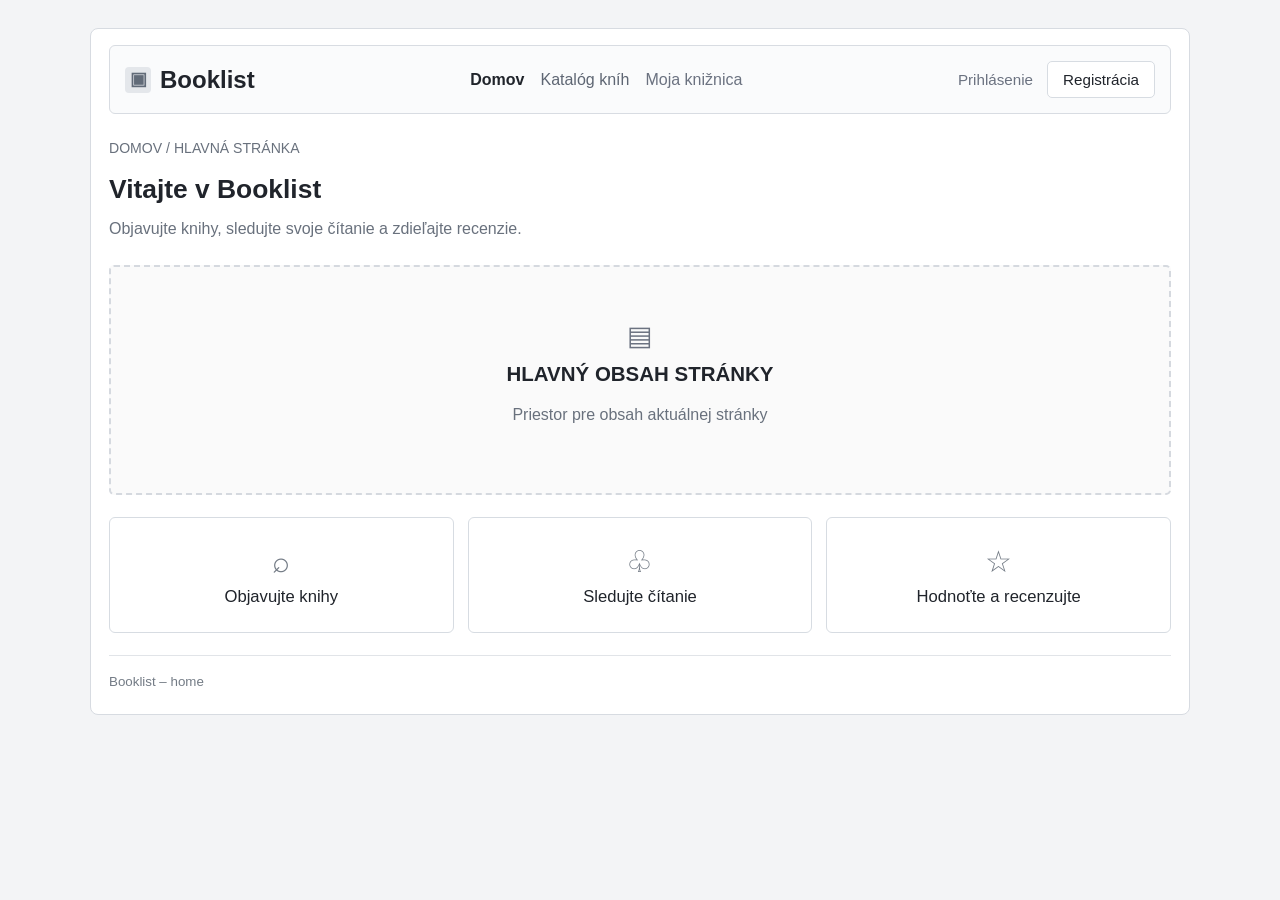
<file: html/index.html>
<!doctype html>
<html>
<head>
  <meta charset="utf-8">
  <meta name="viewport" content="width=device-width, initial-scale=1">
  <meta name="description" content="Booklist – objavujte knihy a zdieľajte čitateľské skúsenosti.">
  <title>Booklist – Domov</title>
  <link rel="stylesheet" href="style.css">
</head>
<body>
  <div class="page-shell">
    <header class="site-header">
      <a href="index.html" class="brand" aria-label="Booklist – domov"><span class="brand-icon" aria-hidden="true">▣</span> Booklist</a>
      <nav class="main-nav" aria-label="Hlavná navigácia">
        <a href="index.html" aria-current="page">Domov</a>
        <a href="katalog.html">Katalóg kníh</a>
        <span class="nav-placeholder">Moja knižnica</span>
      </nav>
      <div class="account-nav"><span>Prihlásenie</span><span class="register-placeholder">Registrácia</span></div>
    </header>

    <main>
      <p class="eyebrow">DOMOV / HLAVNÁ STRÁNKA</p>
      <h1>Vitajte v Booklist</h1>
      <p class="lead">Objavujte knihy, sledujte svoje čítanie a zdieľajte recenzie.</p>

      <section class="content-placeholder" aria-labelledby="main-content-title">
        <span class="placeholder-icon" aria-hidden="true">▤</span>
        <h2 id="main-content-title">HLAVNÝ OBSAH STRÁNKY</h2>
        <p>Priestor pre obsah aktuálnej stránky</p>
      </section>

      <section class="feature-grid" aria-label="Čo ponúka Booklist">
        <article class="feature-card"><span class="feature-icon" aria-hidden="true">⌕</span><h2>Objavujte knihy</h2></article>
        <article class="feature-card"><span class="feature-icon" aria-hidden="true">♧</span><h2>Sledujte čítanie</h2></article>
        <article class="feature-card"><span class="feature-icon" aria-hidden="true">☆</span><h2>Hodnoťte a recenzujte</h2></article>
      </section>
    </main>
    <footer class="site-footer"><small>Booklist – home</small></footer>
  </div>
</body>
</html>
</file>
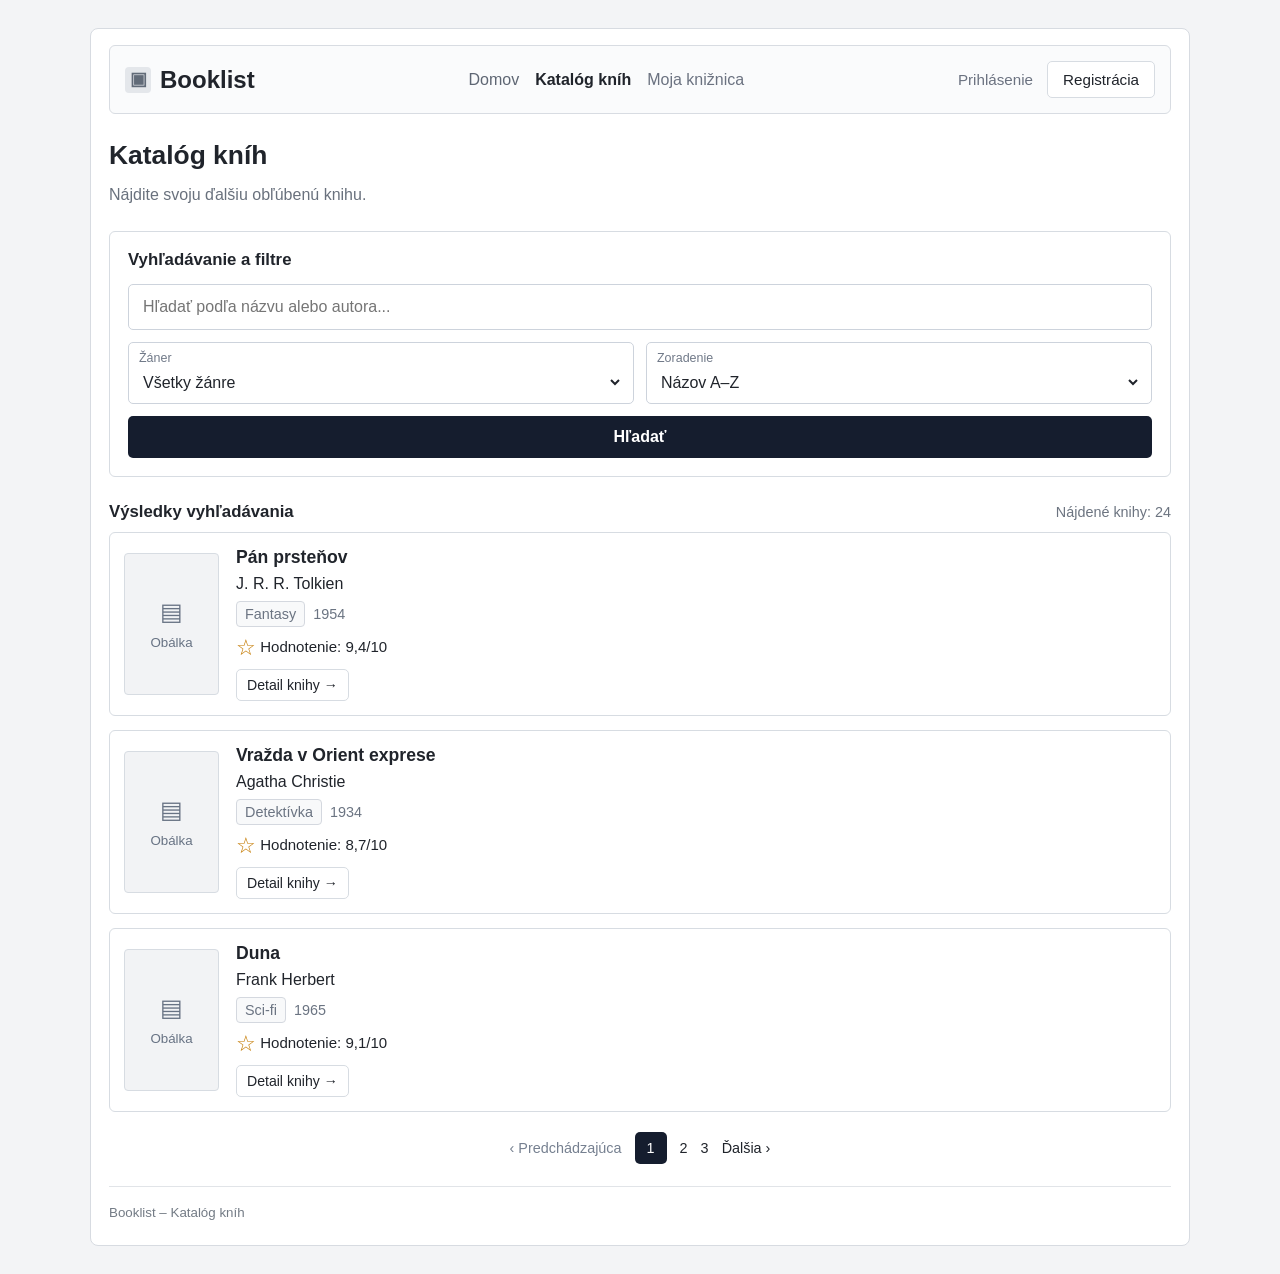
<file: html/katalog.html>
<!doctype html>
<html>
<head>
  <meta charset="utf-8">
  <meta name="viewport" content="width=device-width, initial-scale=1">
  <meta name="description" content="Katalóg kníh Booklist – vyhľadávanie, žánre a hodnotenia.">
  <title>Booklist – Katalóg kníh</title>
  <link rel="stylesheet" href="style.css">
</head>
<body>
  <div class="page-shell">
    <header class="site-header">
      <a href="index.html" class="brand" aria-label="Booklist – domov"><span class="brand-icon" aria-hidden="true">▣</span> Booklist</a>
      <nav class="main-nav" aria-label="Hlavná navigácia">
        <a href="index.html">Domov</a>
        <a href="katalog.html" aria-current="page">Katalóg kníh</a>
        <span class="nav-placeholder">Moja knižnica</span>
      </nav>
      <div class="account-nav"><span>Prihlásenie</span><span class="register-placeholder">Registrácia</span></div>
    </header>

    <main>
      <h1>Katalóg kníh</h1>
      <p class="lead">Nájdite svoju ďalšiu obľúbenú knihu.</p>
      <section class="filter-panel" aria-labelledby="filters-heading">
        <h2 id="filters-heading">Vyhľadávanie a filtre</h2>
        <form action="#" method="get" role="search">
          <label class="visually-hidden" for="search">Hľadať podľa názvu alebo autora</label>
          <input id="search" name="q" type="search" placeholder="Hľadať podľa názvu alebo autora...">
          <div class="filter-grid">
            <div class="field"><label for="genre">Žáner</label><select id="genre" name="genre"><option>Všetky žánre</option><option>Fantasy</option><option>Detektívka</option><option>Sci-fi</option></select></div>
            <div class="field"><label for="sort">Zoradenie</label><select id="sort" name="sort"><option>Názov A–Z</option><option>Názov Z–A</option><option>Rok vydania</option><option>Hodnotenie</option></select></div>
          </div>
          <button class="search-button" type="button">Hľadať</button>
        </form>
      </section>

      <section class="results" aria-labelledby="results-heading">
        <div class="results-heading"><h2 id="results-heading">Výsledky vyhľadávania</h2><span>Nájdené knihy: 24</span></div>
        <div class="book-list">
          <article class="book-card">
            <div class="cover-placeholder" role="img" aria-label="Zástupné miesto pre obálku knihy Pán prsteňov"><span aria-hidden="true">▤</span><small>Obálka</small></div>
            <div class="book-info"><h3>Pán prsteňov</h3><p class="author">J. R. R. Tolkien</p><div class="book-meta"><span class="genre-tag">Fantasy</span><span>1954</span></div><p class="rating"><span aria-hidden="true">☆</span> Hodnotenie: 9,4/10</p><span class="detail-placeholder">Detail knihy →</span></div>
          </article>
          <article class="book-card">
            <div class="cover-placeholder" role="img" aria-label="Zástupné miesto pre obálku knihy Vražda v Orient exprese"><span aria-hidden="true">▤</span><small>Obálka</small></div>
            <div class="book-info"><h3>Vražda v Orient exprese</h3><p class="author">Agatha Christie</p><div class="book-meta"><span class="genre-tag">Detektívka</span><span>1934</span></div><p class="rating"><span aria-hidden="true">☆</span> Hodnotenie: 8,7/10</p><span class="detail-placeholder">Detail knihy →</span></div>
          </article>
          <article class="book-card">
            <div class="cover-placeholder" role="img" aria-label="Zástupné miesto pre obálku knihy Duna"><span aria-hidden="true">▤</span><small>Obálka</small></div>
            <div class="book-info"><h3>Duna</h3><p class="author">Frank Herbert</p><div class="book-meta"><span class="genre-tag">Sci-fi</span><span>1965</span></div><p class="rating"><span aria-hidden="true">☆</span> Hodnotenie: 9,1/10</p><span class="detail-placeholder">Detail knihy →</span></div>
          </article>
        </div>
        <nav class="pagination" aria-label="Stránkovanie výsledkov"><span class="muted">‹ Predchádzajúca</span><span class="current-page" aria-current="page">1</span><span>2</span><span>3</span><span>Ďalšia ›</span></nav>
      </section>
    </main>
    <footer class="site-footer"><small>Booklist – Katalóg kníh</small></footer>
  </div>
</body>
</html>
</file>
<file: html/style.css>
:root { color-scheme: light; font-family: Arial, Helvetica, sans-serif; color: #20242b; background: #f3f4f6; }
* { box-sizing: border-box; }
body { margin: 0; padding: 28px 16px; }
.page-shell { width: min(100%, 1100px); margin: 0 auto; padding: 16px 18px 24px; background: white; border: 1px solid #d7dbe1; border-radius: 8px; }
.site-header { display: flex; flex-wrap: wrap; align-items: center; gap: 16px 26px; padding: 15px; margin-bottom: 26px; background: #fafbfc; border: 1px solid #d8dce2; border-radius: 6px; }
.brand { display: inline-flex; align-items: center; gap: 9px; font-size: 1.5rem; font-weight: 700; color: #20242b; text-decoration: none; white-space: nowrap; }
.brand-icon { display: grid; place-items: center; width: 26px; height: 26px; border-radius: 4px; background: #e4e7eb; font-size: 1.1rem; color: #616b78; }
.main-nav { display: flex; flex-wrap: wrap; align-items: center; justify-content: center; gap: 16px; margin: 0 auto; }
.main-nav a { color: #5e6673; text-decoration: none; }
.main-nav a[aria-current="page"] { color: #20242b; font-weight: 700; }
.main-nav a:hover { text-decoration: underline; }
.nav-placeholder, .account-nav { color: #6b7280; }
.account-nav { display: flex; align-items: center; gap: 14px; font-size: .95rem; }
.register-placeholder, .detail-placeholder { display: inline-block; padding: 9px 15px; border: 1px solid #d7dce2; border-radius: 5px; color: #20242b; background: #fff; }
main { min-width: 0; }
h1 { margin: 0 0 12px; font-size: 1.65rem; }
.lead { color: #69717d; margin: 0 0 24px; line-height: 1.5; }
h2, h3 { margin-top: 0; }
.eyebrow { margin: 0 0 18px; font-size: .88rem; color: #69717d; }
.content-placeholder { display: flex; min-height: 230px; flex-direction: column; justify-content: center; align-items: center; text-align: center; padding: 25px; border: 2px dashed #d5d9df; background: #fafafa; border-radius: 5px; }
.content-placeholder h2 { margin: 10px 0 4px; font-size: 1.28rem; }
.content-placeholder p { color: #69717d; }
.placeholder-icon { font-size: 1.7rem; color: #6b7280; }
.feature-grid { display: grid; grid-template-columns: repeat(3, minmax(0, 1fr)); gap: 14px; margin-top: 22px; }
.feature-card { min-height: 116px; border: 1px solid #d7dce2; border-radius: 6px; display: flex; flex-direction: column; align-items: center; justify-content: center; padding: 14px; text-align: center; }
.feature-card h2 { margin: 8px 0 0; font-size: 1.04rem; font-weight: 500; }
.feature-icon { font-size: 1.9rem; color: #737b85; }
.site-footer { margin-top: 22px; padding-top: 16px; border-top: 1px solid #e1e4e8; color: #737b85; }
.filter-panel { padding: 18px; border: 1px solid #d7dce2; border-radius: 6px; }
.filter-panel h2, .results-heading h2 { font-size: 1.05rem; margin-bottom: 14px; }
input, select, button { font: inherit; }
input[type="search"] { width: 100%; min-width: 0; padding: 13px 14px; border: 1px solid #cdd3dc; border-radius: 5px; background: white; }
.filter-grid { display: grid; grid-template-columns: repeat(2, minmax(0, 1fr)); gap: 12px; margin: 12px 0; }
.field { min-width: 0; padding: 8px 10px; border: 1px solid #cdd3dc; border-radius: 5px; }
.field label { display: block; font-size: .78rem; color: #707988; margin-bottom: 5px; }
.field select { width: 100%; border: 0; background: white; color: #20242b; padding: 3px 0; }
.search-button { display: block; width: 100%; padding: 12px; border: 0; border-radius: 5px; color: white; font-weight: 700; background: #151d2e; cursor: default; }
.results { margin-top: 25px; }
.results-heading { display: flex; justify-content: space-between; align-items: baseline; gap: 12px; margin-bottom: 10px; }
.results-heading h2 { margin: 0; }
.results-heading span { font-size: .9rem; color: #6c7480; }
.book-list { display: grid; gap: 14px; }
.book-card { display: flex; align-items: center; gap: 17px; min-width: 0; padding: 14px; border: 1px solid #d7dce2; border-radius: 6px; }
.cover-placeholder { width: 95px; min-width: 95px; height: 142px; display: flex; flex-direction: column; align-items: center; justify-content: center; gap: 9px; background: #f2f3f5; border: 1px solid #d7dce2; border-radius: 4px; color: #687384; }
.cover-placeholder span { font-size: 1.5rem; }
.book-info { min-width: 0; }
.book-info h3 { font-size: 1.1rem; margin: 0 0 7px; overflow-wrap: anywhere; }
.author { margin: 0 0 8px; }
.book-meta { display: flex; gap: 8px; align-items: center; flex-wrap: wrap; color: #6b7482; font-size: .9rem; }
.genre-tag { padding: 4px 8px; border: 1px solid #d4d8df; border-radius: 4px; background: #f8f9fa; }
.rating { margin: 8px 0; font-size: .94rem; }
.rating span { color: #c47a00; font-size: 1.35rem; vertical-align: middle; }
.detail-placeholder { font-size: .88rem; padding: 7px 10px; }
.pagination { display: flex; align-items: center; justify-content: center; flex-wrap: wrap; gap: 13px; padding: 20px 0 0; font-size: .9rem; }
.pagination .muted { color: #768090; }
.current-page { background: #151d2e; color: white; padding: 8px 12px; border-radius: 5px; }
.visually-hidden { position: absolute; width: 1px; height: 1px; padding: 0; margin: -1px; overflow: hidden; clip: rect(0,0,0,0); white-space: nowrap; border: 0; }
@media (max-width: 760px) {
  .site-header { flex-direction: column; align-items: stretch; gap: 14px; }
  .brand { justify-content: center; }
  .main-nav { margin: 0; justify-content: center; }
  .account-nav { justify-content: center; }
  .feature-grid { grid-template-columns: 1fr; }
  .feature-card { min-height: 88px; }
}
@media (max-width: 480px) {
  body { padding: 10px; }
  .page-shell { padding: 12px; }
  .site-header { margin-bottom: 20px; }
  h1 { font-size: 1.4rem; }
  .filter-panel { padding: 12px; }
  .filter-grid { grid-template-columns: 1fr; }
  .results-heading { flex-wrap: wrap; }
  .book-card { align-items: flex-start; gap: 12px; padding: 10px; }
  .cover-placeholder { width: 75px; min-width: 75px; height: 116px; }
  .book-info h3 { font-size: 1rem; }
  .pagination { gap: 10px; }
}
</file>
